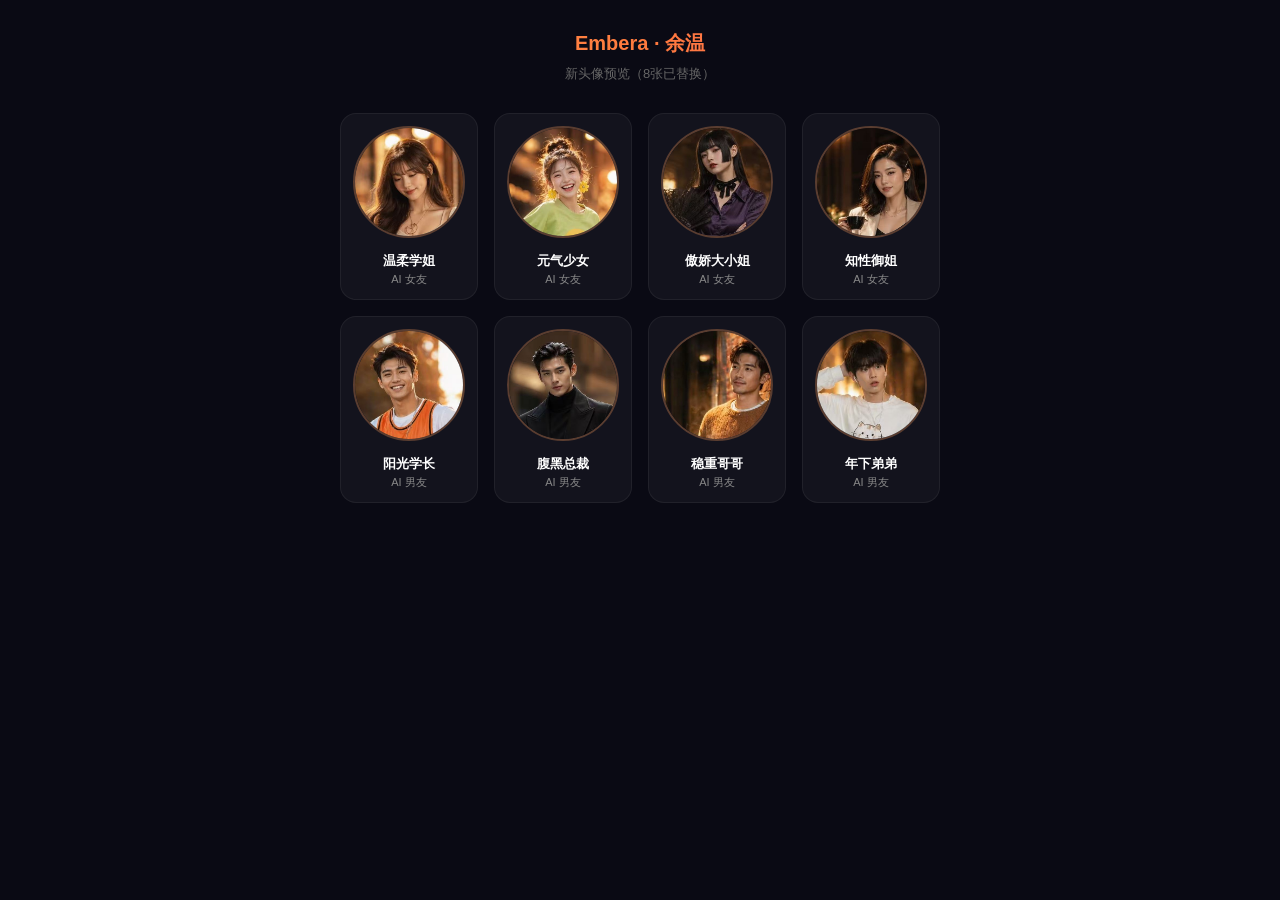
<file: avatars-new.html>
<!DOCTYPE html>
<html lang="zh-CN">
<head>
<meta charset="UTF-8">
<meta name="viewport" content="width=device-width, initial-scale=1.0">
<title>Embera · 新头像预览</title>
<style>
  * { margin:0; padding:0; box-sizing:border-box; }
  body {
    background: #0a0a14;
    font-family: -apple-system, BlinkMacSystemFont, 'PingFang SC', sans-serif;
    padding: 30px 20px;
    color: #fff;
  }
  h1 {
    text-align: center;
    font-size: 20px;
    margin-bottom: 8px;
    background: linear-gradient(90deg, #FFB366, #FF7A3D, #FF5E78);
    -webkit-background-clip: text;
    -webkit-text-fill-color: transparent;
  }
  .subtitle {
    text-align: center;
    color: #666;
    font-size: 13px;
    margin-bottom: 30px;
  }
  .grid {
    display: grid;
    grid-template-columns: repeat(4, 1fr);
    gap: 16px;
    max-width: 600px;
    margin: 0 auto;
  }
  .card {
    background: rgba(255,255,255,0.04);
    border: 1px solid rgba(255,255,255,0.06);
    border-radius: 16px;
    padding: 12px;
    text-align: center;
  }
  .card img {
    width: 100%;
    aspect-ratio: 1;
    object-fit: cover;
    border-radius: 50%;
    border: 2px solid rgba(255,158,94,0.3);
    margin-bottom: 10px;
  }
  .card .name {
    font-size: 13px;
    font-weight: 600;
    color: #fff;
    margin-bottom: 2px;
  }
  .card .role {
    font-size: 11px;
    color: #888;
  }
  @media (max-width: 500px) {
    .grid { grid-template-columns: repeat(2, 1fr); }
  }
</style>
</head>
<body>
<h1>Embera · 余温</h1>
<div class="subtitle">新头像预览（8张已替换）</div>

<div class="grid">
  <div class="card">
    <img src="src/assets/avatars/gf_gentle.jpg">
    <div class="name">温柔学姐</div>
    <div class="role">AI 女友</div>
  </div>
  <div class="card">
    <img src="src/assets/avatars/gf_bubbly.jpg">
    <div class="name">元气少女</div>
    <div class="role">AI 女友</div>
  </div>
  <div class="card">
    <img src="src/assets/avatars/gf_tsundere.jpg">
    <div class="name">傲娇大小姐</div>
    <div class="role">AI 女友</div>
  </div>
  <div class="card">
    <img src="src/assets/avatars/gf_intellectual.jpg">
    <div class="name">知性御姐</div>
    <div class="role">AI 女友</div>
  </div>
  <div class="card">
    <img src="src/assets/avatars/bf_sunny.jpg">
    <div class="name">阳光学长</div>
    <div class="role">AI 男友</div>
  </div>
  <div class="card">
    <img src="src/assets/avatars/bf_cold.jpg">
    <div class="name">腹黑总裁</div>
    <div class="role">AI 男友</div>
  </div>
  <div class="card">
    <img src="src/assets/avatars/bf_steady.jpg">
    <div class="name">稳重哥哥</div>
    <div class="role">AI 男友</div>
  </div>
  <div class="card">
    <img src="src/assets/avatars/bf_young.jpg">
    <div class="name">年下弟弟</div>
    <div class="role">AI 男友</div>
  </div>
</div>

</body>
</html>
</file>
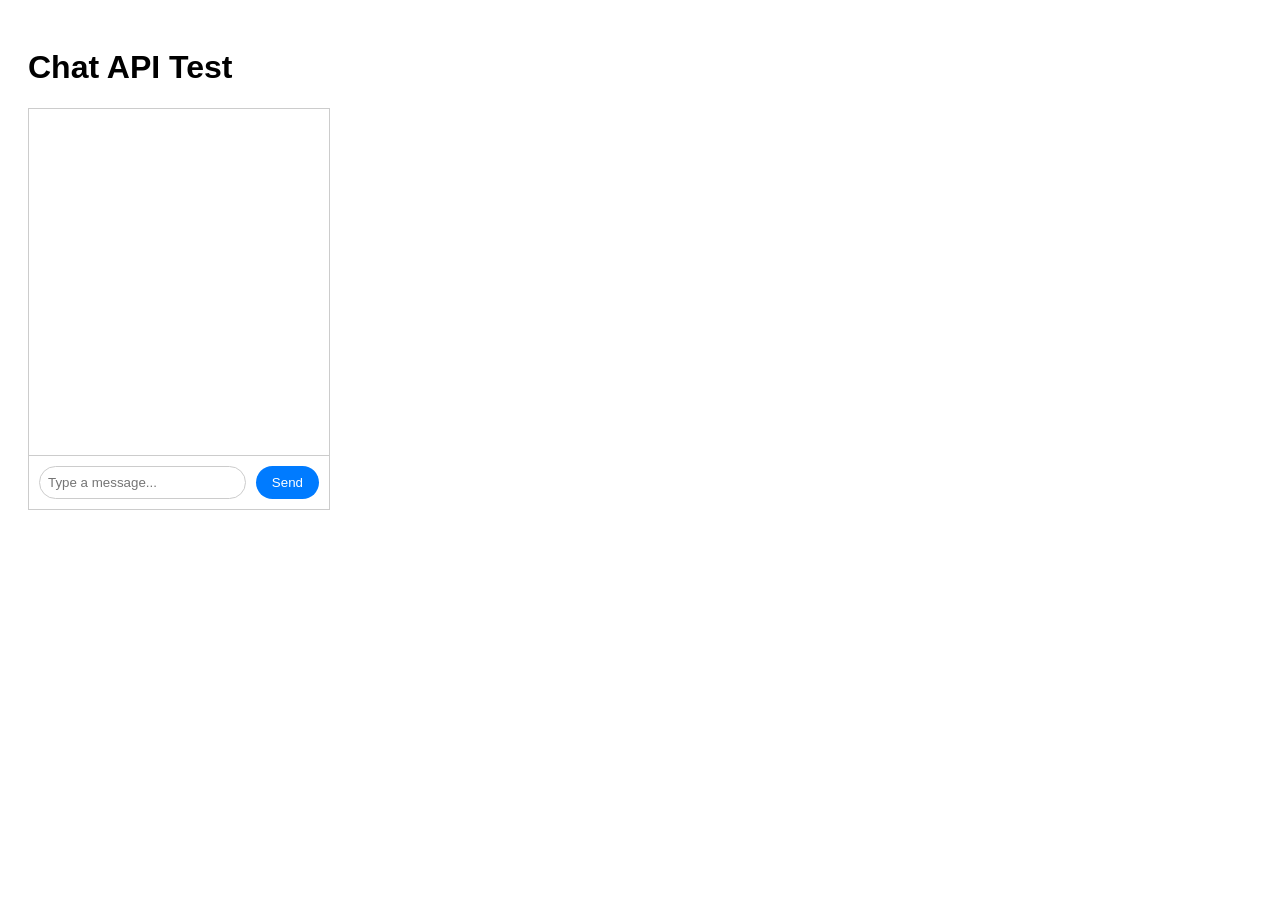
<file: chat-test.html>
<!DOCTYPE html>
<html>
<head>
    <title>Chat Test</title>
    <style>
        body { font-family: Arial; padding: 20px; }
        .chat-container { 
            width: 300px; 
            height: 400px; 
            border: 1px solid #ccc; 
            display: flex; 
            flex-direction: column; 
        }
        .messages { 
            flex: 1; 
            overflow-y: auto; 
            padding: 10px; 
        }
        .message { 
            margin: 5px 0; 
            padding: 8px 12px; 
            border-radius: 15px; 
            max-width: 80%; 
        }
        .user { 
            background: #007bff; 
            color: white; 
            margin-left: auto; 
        }
        .ai { 
            background: #f1f1f1; 
            margin-right: auto; 
        }
        .input-area { 
            display: flex; 
            padding: 10px; 
            border-top: 1px solid #ccc; 
        }
        input { 
            flex: 1; 
            padding: 8px; 
            border: 1px solid #ccc; 
            border-radius: 20px; 
        }
        button { 
            margin-left: 10px; 
            padding: 8px 16px; 
            background: #007bff; 
            color: white; 
            border: none; 
            border-radius: 20px; 
            cursor: pointer; 
        }
    </style>
</head>
<body>
    <h1>Chat API Test</h1>
    <div class="chat-container">
        <div class="messages" id="messages"></div>
        <div class="input-area">
            <input type="text" id="input" placeholder="Type a message...">
            <button onclick="sendMessage()">Send</button>
        </div>
    </div>
    
    <script>
        const messagesDiv = document.getElementById('messages');
        const input = document.getElementById('input');
        let charId = 'char-1';
        
        // Load chat history
        async function loadHistory() {
            try {
                const response = await fetch('http://localhost:8000/api/chat/history/' + charId);
                const data = await response.json();
                messagesDiv.innerHTML = '';
                data.messages.forEach(msg => {
                    addMessage(msg.role, msg.content);
                });
                scrollToBottom();
            } catch (e) {
                console.error('Failed to load history:', e);
            }
        }
        
        // Send message
        async function sendMessage() {
            const message = input.value.trim();
            if (!message) return;
            
            addMessage('user', message);
            input.value = '';
            scrollToBottom();
            
            try {
                const response = await fetch('http://localhost:8000/api/chat/send', {
                    method: 'POST',
                    headers: { 'Content-Type': 'application/json' },
                    body: JSON.stringify({ character_id: charId, message: message })
                });
                const data = await response.json();
                addMessage('ai', data.reply);
                scrollToBottom();
            } catch (e) {
                console.error('Failed to send message:', e);
                addMessage('ai', 'Error: Could not send message');
                scrollToBottom();
            }
        }
        
        // Add message to UI
        function addMessage(role, content) {
            const div = document.createElement('div');
            div.className = 'message ' + role;
            div.textContent = content;
            messagesDiv.appendChild(div);
        }
        
        // Scroll to bottom
        function scrollToBottom() {
            messagesDiv.scrollTop = messagesDiv.scrollHeight;
        }
        
        // Handle Enter key
        input.addEventListener('keypress', (e) => {
            if (e.key === 'Enter') sendMessage();
        });
        
        // Load history on page load
        loadHistory();
    </script>
</body>
</html>
</file>
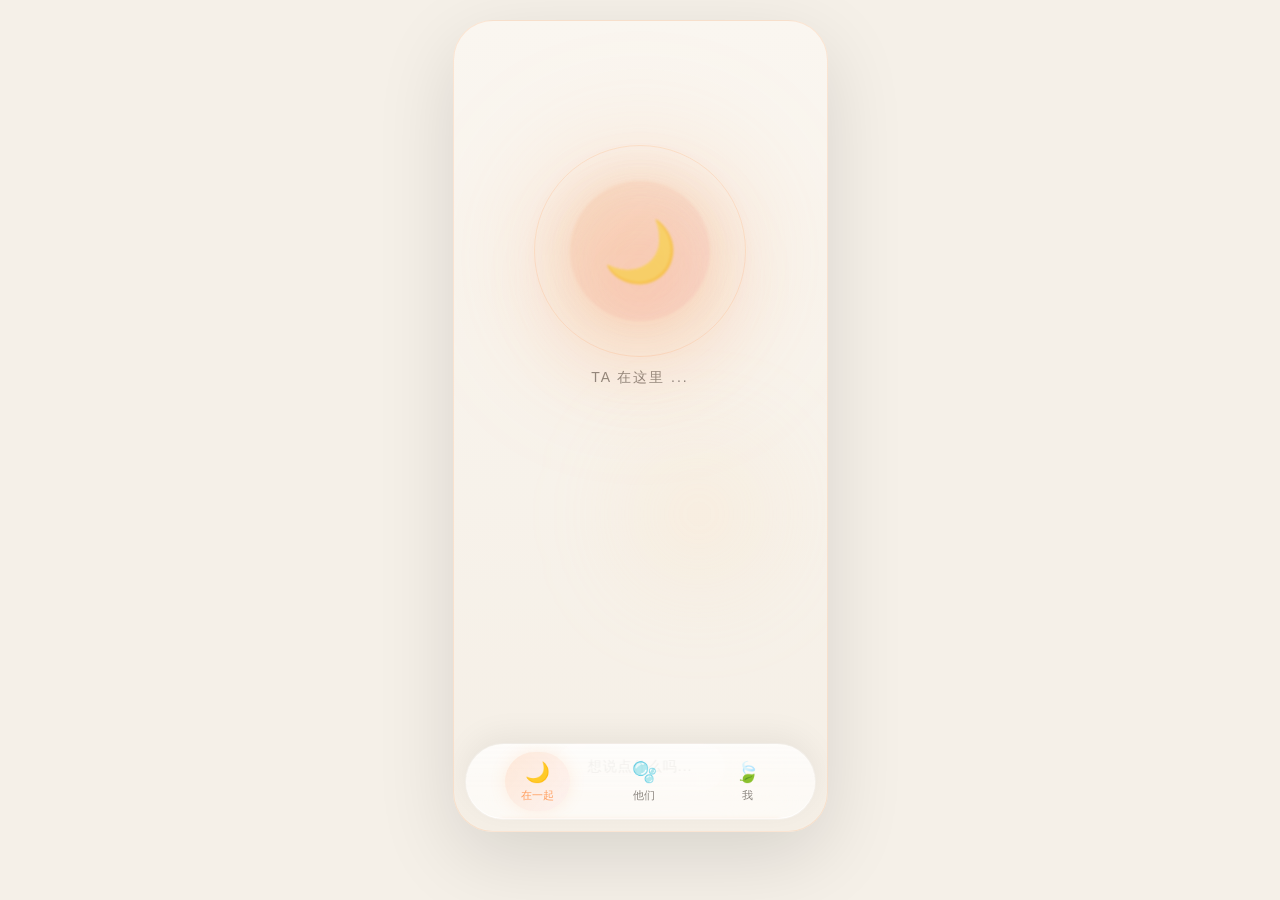
<file: preview-healing.html>
<!DOCTYPE html>
<html lang="zh-CN">
<head>
<meta charset="UTF-8">
<meta name="viewport" content="width=device-width, initial-scale=1.0">
<title>Embera · 余温 — 治愈版预览</title>
<style>
* { margin: 0; padding: 0; box-sizing: border-box; }
body {
  font-family: -apple-system, BlinkMacSystemFont, 'Segoe UI', Roboto, sans-serif;
  background: #f5f0e8;
  color: #2a2520;
  overflow: hidden;
}
.phone {
  width: 375px;
  height: 812px;
  margin: 20px auto;
  background: linear-gradient(180deg, #faf6f0 0%, #f5efe6 100%);
  border-radius: 40px;
  overflow: hidden;
  position: relative;
  box-shadow: 0 25px 80px rgba(0,0,0,0.12);
  border: 1px solid rgba(255,158,94,0.2);
}

/* ─── Tab切换 ─── */
/* 演示用顶部切换已移除，只保留下方TabBar */
.hidden { display: none !important; }

/* ─── 页面容器 ─── */
.page {
  display: none;
  width: 100%;
  height: 100%;
  position: relative;
}
.page.active { display: block; }

/* ═══ 在一起 ═══ */
.together-bg {
  position: absolute;
  inset: 0;
  overflow: hidden;
}
.tg-1 {
  position: absolute;
  width: 280px; height: 280px;
  border-radius: 50%;
  background: radial-gradient(circle, rgba(255,158,94,0.35) 0%, transparent 70%);
  top: 12%; left: 50%;
  transform: translateX(-50%);
  filter: blur(60px);
  animation: float1 12s ease-in-out infinite;
}
.tg-2 {
  position: absolute;
  width: 180px; height: 180px;
  border-radius: 50%;
  background: radial-gradient(circle, rgba(255,217,168,0.35) 0%, transparent 70%);
  bottom: 28%; right: 10%;
  filter: blur(50px);
  animation: float2 15s ease-in-out infinite;
}
@keyframes float1 {
  0%, 100% { transform: translateX(-50%) translateY(0) scale(1); opacity: 0.3; }
  50% { transform: translateX(-50%) translateY(-20px) scale(1.08); opacity: 0.5; }
}
@keyframes float2 {
  0%, 100% { transform: translateY(0) scale(1); opacity: 0.25; }
  50% { transform: translateY(-15px) scale(1.1); opacity: 0.4; }
}

.together-glow {
  position: absolute;
  top: 32%; left: 50%;
  transform: translate(-50%, -50%);
  width: 260px; height: 260px;
  border-radius: 50%;
  background: radial-gradient(circle, rgba(255,158,94,0.2) 0%, transparent 70%);
  filter: blur(20px);
  animation: breathe 4s ease-in-out infinite;
}
@keyframes breathe {
  0%, 100% { transform: translate(-50%, -50%) scale(1); opacity: 0.6; }
  50% { transform: translate(-50%, -50%) scale(1.12); opacity: 1; }
}

.together-body {
  height: 100%;
  display: flex;
  flex-direction: column;
  align-items: center;
  padding-top: 80px;
}

.together-presence {
  position: relative;
  width: 180px; height: 180px;
  display: flex;
  align-items: center;
  justify-content: center;
  margin-top: 60px;
}
.together-presence-halo {
  position: absolute;
  inset: -16px;
  border-radius: 50%;
  border: 1px solid rgba(255,158,94,0.2);
  animation: haloPulse 3s ease-in-out infinite;
}
@keyframes haloPulse {
  0%, 100% { transform: scale(1); opacity: 0.3; }
  50% { transform: scale(1.05); opacity: 0.6; }
}
.together-presence-avatar {
  width: 140px; height: 140px;
  border-radius: 50%;
  background: linear-gradient(135deg, rgba(255,158,94,0.3), rgba(255,94,120,0.2));
  box-shadow: 0 0 50px rgba(255,158,94,0.25), inset 0 0 30px rgba(255,217,168,0.15);
  animation: avatarBreath 4s ease-in-out infinite;
  display: flex;
  align-items: center;
  justify-content: center;
  font-size: 60px;
  filter: blur(1px) saturate(0.85);
  opacity: 0.7;
}
@keyframes avatarBreath {
  0%, 100% { transform: scale(1); }
  50% { transform: scale(1.03); }
}

.together-state {
  margin-top: 28px;
  text-align: center;
  color: #8a847e;
  font-size: 14px;
  font-weight: 300;
  letter-spacing: 2px;
  animation: stateFade 6s ease-in-out infinite;
}
@keyframes stateFade {
  0%, 100% { opacity: 0.5; }
  50% { opacity: 0.85; }
}

.together-input-hint {
  position: absolute;
  bottom: 40px;
  left: 50%;
  transform: translateX(-50%);
  padding: 14px 32px;
  border-radius: 28px;
  background: rgba(255,255,255,0.5);
  border: 1px solid rgba(255,158,94,0.08);
  color: #8a847e;
  font-size: 14px;
  font-weight: 300;
  letter-spacing: 1px;
  backdrop-filter: blur(12px);
}

/* ═══ 他们 ═══ */
.they-page {
  padding: 60px 20px 80px;
}
.they-header {
  text-align: center;
  margin-bottom: 24px;
}
.they-title {
  font-size: 22px;
  font-weight: 300;
  color: #2a2520;
  letter-spacing: 4px;
}
.they-subtitle {
  font-size: 13px;
  color: #8a847e;
  margin-top: 6px;
  font-weight: 300;
  letter-spacing: 1px;
}
.they-float-area {
  position: relative;
  height: 500px;
}
.memory-fragment {
  position: absolute;
  width: 150px;
  padding: 16px 14px;
  border-radius: 18px;
  background: rgba(255,255,255,0.45);
  border: 1px solid rgba(255,158,94,0.06);
  backdrop-filter: blur(16px);
  animation: fragmentFloat 8s ease-in-out infinite;
  cursor: pointer;
}
.memory-fragment:nth-child(1) { top: 20px; left: 20px; animation-delay: 0s; }
.memory-fragment:nth-child(2) { top: 60px; left: 190px; animation-delay: -2s; }
.memory-fragment:nth-child(3) { top: 180px; left: 40px; animation-delay: -4s; }
.memory-fragment:nth-child(4) { top: 220px; left: 200px; animation-delay: -1s; }
.memory-fragment:nth-child(5) { top: 340px; left: 80px; animation-delay: -3s; }

@keyframes fragmentFloat {
  0%, 100% { transform: translateY(0) rotate(0deg); }
  33% { transform: translateY(-6px) rotate(0.5deg); }
  66% { transform: translateY(-3px) rotate(-0.3deg); }
}
.memory-fragment-glow {
  position: absolute;
  top: -8px; left: 50%;
  transform: translateX(-50%);
  width: 50px; height: 50px;
  border-radius: 50%;
  background: radial-gradient(circle, rgba(255,158,94,0.2) 0%, transparent 70%);
  filter: blur(8px);
}
.memory-fragment-name {
  font-size: 14px;
  font-weight: 500;
  color: #2a2520;
  margin-bottom: 4px;
}
.memory-fragment-line {
  font-size: 11px;
  color: #8a847e;
  font-weight: 300;
  line-height: 1.4;
}
.they-add-btn {
  position: absolute;
  bottom: 40px;
  right: 20px;
  width: 44px; height: 44px;
  border-radius: 50%;
  background: rgba(255,158,94,0.1);
  border: 1px solid rgba(255,158,94,0.25);
  color: #FF9E5E;
  font-size: 20px;
  display: flex;
  align-items: center;
  justify-content: center;
  cursor: pointer;
  backdrop-filter: blur(12px);
}

/* ═══ 我 ═══ */
.me-page {
  padding: 60px 24px 80px;
}
.me-header {
  text-align: center;
  margin-bottom: 32px;
}
.me-avatar {
  width: 72px; height: 72px;
  border-radius: 50%;
  background: linear-gradient(135deg, rgba(255,158,94,0.2), rgba(255,94,120,0.15));
  display: inline-flex;
  align-items: center;
  justify-content: center;
  font-size: 28px;
  margin-bottom: 14px;
  box-shadow: 0 4px 24px rgba(255,158,94,0.25);
}
.me-name {
  font-size: 18px;
  font-weight: 500;
  color: #2a2520;
}
.me-status {
  margin-top: 6px;
  font-size: 13px;
  color: #8a847e;
  font-weight: 300;
  font-style: italic;
}
.me-mood-title {
  font-size: 12px;
  color: #8a847e;
  letter-spacing: 2px;
  margin-bottom: 16px;
  text-transform: uppercase;
}
.me-mood-options {
  display: grid;
  grid-template-columns: 1fr 1fr;
  gap: 10px;
}
.me-mood-opt {
  padding: 16px 14px;
  border-radius: 16px;
  background: rgba(255,255,255,0.4);
  border: 1px solid rgba(255,158,94,0.06);
  text-align: center;
  cursor: pointer;
  transition: all 0.3s;
}
.me-mood-opt.active {
  background: rgba(255,158,94,0.08);
  border-color: rgba(255,158,94,0.2);
}
.me-mood-opt-icon {
  font-size: 22px;
  margin-bottom: 6px;
  display: block;
}
.me-mood-opt-label {
  font-size: 13px;
  color: #9a948c;
}
.me-setting-item {
  display: flex;
  align-items: center;
  justify-content: space-between;
  padding: 14px 0;
  border-bottom: 1px solid rgba(255,158,94,0.05);
  color: #9a948c;
  font-size: 14px;
}
.me-setting-arrow {
  color: #b5afa6;
  font-size: 12px;
}

/* ═══ 人物空间 ═══ */
.space-page {
  height: 100%;
  position: relative;
}
.space-bg {
  position: absolute;
  inset: 0;
  background: linear-gradient(180deg, #faf8f4 0%, #f5f0e8 50%, #f0eadd 100%);
  transition: background 1.5s ease;
}
.space-bg.theme-sky {
  background: linear-gradient(180deg, #e8f0f8 0%, #d8e4f0 50%, #c8d8e8 100%);
}
.space-bg.theme-memorial {
  background: linear-gradient(180deg, #f0eeea 0%, #e8e4de 50%, #e0dcd6 100%);
}

.space-topbar {
  position: absolute;
  top: 0;
  left: 0; right: 0;
  z-index: 10;
  display: flex;
  align-items: center;
  justify-content: space-between;
  padding: 48px 20px 12px;
  background: linear-gradient(to bottom, rgba(255,255,255,0.5) 0%, transparent 100%);
}
.space-back {
  width: 36px; height: 36px;
  border-radius: 50%;
  background: rgba(255,255,255,0.55);
  border: 1px solid rgba(255,158,94,0.08);
  color: #9a948c;
  font-size: 16px;
  display: flex;
  align-items: center;
  justify-content: center;
  cursor: pointer;
}
.space-name {
  font-size: 16px;
  font-weight: 500;
  color: #2a2520;
  letter-spacing: 1px;
}
.space-tag {
  font-size: 11px;
  color: #8a847e;
  padding: 3px 10px;
  border-radius: 10px;
  background: rgba(255,255,255,0.5);
  border: 1px solid rgba(255,158,94,0.06);
}

.space-body {
  height: 100%;
  display: flex;
  flex-direction: column;
  align-items: center;
  justify-content: center;
  padding: 80px 20px 140px;
  position: relative;
  z-index: 2;
}

.space-presence {
  position: relative;
  width: 160px; height: 160px;
  display: flex;
  align-items: center;
  justify-content: center;
}
.space-avatar {
  width: 120px; height: 120px;
  border-radius: 50%;
  background: linear-gradient(135deg, rgba(255,158,94,0.3), rgba(255,94,120,0.2));
  box-shadow: 0 0 40px rgba(255,158,94,0.25);
  animation: spaceAvatarBreath 5s ease-in-out infinite;
}
@keyframes spaceAvatarBreath {
  0%, 100% { transform: scale(1); }
  50% { transform: scale(1.02); }
}
.space-presence-halo {
  position: absolute;
  inset: -12px;
  border-radius: 50%;
  border: 1px solid rgba(255,158,94,0.1);
  animation: spaceHaloPulse 4s ease-in-out infinite;
}
@keyframes spaceHaloPulse {
  0%, 100% { transform: scale(1); opacity: 0.2; }
  50% { transform: scale(1.04); opacity: 0.5; }
}

.space-whisper {
  margin-top: 24px;
  text-align: center;
  color: #8a847e;
  font-size: 14px;
  font-weight: 300;
  font-style: italic;
  letter-spacing: 1px;
  max-width: 260px;
  line-height: 1.5;
}
.space-status {
  margin-top: 10px;
  font-size: 12px;
  color: #b5afa6;
  letter-spacing: 1px;
}

.space-actions {
  position: absolute;
  bottom: 32px;
  left: 50%;
  transform: translateX(-50%);
  display: flex;
  gap: 12px;
  z-index: 10;
}
.space-action-btn {
  display: flex;
  flex-direction: column;
  align-items: center;
  gap: 6px;
  padding: 14px 20px;
  border-radius: 20px;
  background: rgba(255,255,255,0.5);
  border: 1px solid rgba(255,158,94,0.08);
  color: #9a948c;
  font-size: 12px;
  cursor: pointer;
  backdrop-filter: blur(16px);
  transition: all 0.4s;
  min-width: 80px;
  border: none;
}
.space-action-btn:hover {
  background: rgba(255,158,94,0.08);
  transform: translateY(-2px);
}
.space-action-btn.primary {
  background: rgba(255,158,94,0.25);
  border: 1px solid rgba(255,158,94,0.3);
}
.sab-icon { font-size: 22px; }
.sab-label { font-weight: 400; letter-spacing: 0.5px; }

/* 纪念模式 */
.light-candle-btn {
  position: absolute;
  bottom: 110px;
  left: 50%;
  transform: translateX(-50%);
  display: flex;
  align-items: center;
  gap: 8px;
  padding: 10px 20px;
  border-radius: 24px;
  background: rgba(255,217,168,0.06);
  border: 1px solid rgba(255,217,168,0.12);
  color: #FFD9A8;
  font-size: 13px;
  cursor: pointer;
  backdrop-filter: blur(12px);
  z-index: 10;
}

.memorial-candle {
  position: absolute;
  bottom: -15px;
  left: 50%;
  transform: translateX(-50%);
  width: 20px; height: 30px;
}
.candle-flame {
  width: 10px; height: 14px;
  border-radius: 50% 50% 50% 50% / 60% 60% 40% 40%;
  background: linear-gradient(to top, #FF9E5E, #FFD9A8, #fff);
  margin: 0 auto;
  animation: flameFlicker 2s ease-in-out infinite;
}
@keyframes flameFlicker {
  0%, 100% { transform: scaleY(1) scaleX(1); opacity: 0.9; }
  25% { transform: scaleY(1.1) scaleX(0.95); opacity: 1; }
  50% { transform: scaleY(0.95) scaleX(1.05); opacity: 0.85; }
  75% { transform: scaleY(1.05) scaleX(0.98); opacity: 0.95; }
}
.candle-glow {
  position: absolute;
  top: -20px; left: 50%;
  transform: translateX(-50%);
  width: 50px; height: 50px;
  border-radius: 50%;
  background: radial-gradient(circle, rgba(255,158,94,0.3) 0%, transparent 70%);
  filter: blur(8px);
  animation: glowPulse 3s ease-in-out infinite;
}
@keyframes glowPulse {
  0%, 100% { opacity: 0.4; transform: translateX(-50%) scale(1); }
  50% { opacity: 0.7; transform: translateX(-50%) scale(1.2); }
}

.candle-overlay {
  position: absolute;
  inset: 0;
  z-index: 5;
  display: flex;
  flex-direction: column;
  align-items: center;
  justify-content: center;
  pointer-events: none;
  animation: overlayIn 2s ease-out forwards;
}
@keyframes overlayIn {
  from { opacity: 0; }
  to { opacity: 1; }
}
.candle-light-glow {
  position: absolute;
  top: 40%; left: 50%;
  transform: translate(-50%, -50%);
  width: 300px; height: 300px;
  border-radius: 50%;
  background: radial-gradient(circle, rgba(255,217,168,0.35) 0%, rgba(255,158,94,0.08) 40%, transparent 70%);
  filter: blur(40px);
  animation: glowExpand 3s ease-out forwards;
}
@keyframes glowExpand {
  from { transform: translate(-50%, -50%) scale(0.5); opacity: 0; }
  to { transform: translate(-50%, -50%) scale(1.5); opacity: 1; }
}
.candle-light-message {
  position: relative;
  z-index: 6;
  font-size: 18px;
  color: #FFD9A8;
  font-weight: 300;
  letter-spacing: 4px;
  opacity: 0;
  animation: messageIn 2s ease-out 1s forwards;
}
@keyframes messageIn {
  from { opacity: 0; transform: translateY(10px); }
  to { opacity: 0.9; transform: translateY(0); }
}

.hidden { display: none !important; }

/* TabBar — Liquid Glass */
.tabbar {
  position: absolute;
  bottom: 12px;
  left: 12px; right: 12px;
  height: auto;
  display: flex;
  justify-content: space-around;
  align-items: center;
  padding: 8px 16px;
  padding-bottom: max(8px, env(safe-area-inset-bottom));
  background: rgba(255, 255, 255, 0.65);
  backdrop-filter: blur(40px) saturate(200%);
  -webkit-backdrop-filter: blur(40px) saturate(200%);
  border-radius: 999px;
  border: none;
  box-shadow:
    0 -1px 0 rgba(255, 255, 255, 0.8) inset,
    0 -8px 32px rgba(0, 0, 0, 0.06),
    0 0 0 1px rgba(255, 255, 255, 0.35);
  overflow: hidden;
}
.tabbar::before {
  content: '';
  position: absolute;
  inset: 0;
  border-radius: inherit;
  background: linear-gradient(180deg, rgba(255,255,255,0.5) 0%, rgba(255,255,255,0.1) 40%, transparent 100%);
  pointer-events: none;
  mix-blend-mode: overlay;
}
.tabbar::after {
  content: '';
  position: absolute;
  bottom: -1px;
  left: 10%;
  right: 10%;
  height: 1px;
  background: rgba(255, 158, 94, 0.3);
  filter: blur(2px);
  pointer-events: none;
}
.tabbar-item {
  display: flex;
  flex-direction: column;
  align-items: center;
  gap: 4px;
  background: transparent;
  border: none;
  color: #8a847e;
  font-size: 11px;
  cursor: pointer;
  transition: color 0.3s;
  padding: 8px 16px;
  border-radius: 999px;
  position: relative;
  z-index: 1;
}
.tabbar-item.active {
  color: #FF9E5E;
  background: linear-gradient(135deg, rgba(255,158,94,0.2), rgba(255,94,120,0.05));
  box-shadow: 0 0 16px rgba(255,158,94,0.15);
}
.tabbar-item .icon {
  font-size: 20px;
}
</style>
</head>
<body>

<div class="phone">

  <!-- ═══ 在一起 ═══ -->
  <div class="page active" id="page-together">
    <div class="together-bg">
      <div class="tg-1"></div>
      <div class="tg-2"></div>
    </div>
    <div class="together-glow"></div>
    <div class="together-body">
      <div class="together-presence">
        <div class="together-presence-halo"></div>
        <div class="together-presence-avatar">🌙</div>
      </div>
      <div class="together-state">TA 在这里 ...</div>
    </div>
    <div class="together-input-hint">想说点什么吗...</div>

    <nav class="tabbar">
      <button class="tabbar-item active"><span class="icon">🌙</span><span>在一起</span></button>
      <button class="tabbar-item"><span class="icon">🫧</span><span>他们</span></button>
      <button class="tabbar-item"><span class="icon">🍃</span><span>我</span></button>
    </nav>
  </div>

  <!-- ═══ 他们 ═══ -->
  <div class="page" id="page-they">
    <div class="they-page">
      <div class="they-header">
        <div class="they-title">他们</div>
        <div class="they-subtitle">你心里的那些人</div>
      </div>
      <div class="they-float-area">
        <div class="memory-fragment" onclick="switchTab('space')">
          <div class="memory-fragment-glow"></div>
          <div class="memory-fragment-name">林婉儿</div>
          <div class="memory-fragment-line">她总是笑着</div>
        </div>
        <div class="memory-fragment">
          <div class="memory-fragment-glow"></div>
          <div class="memory-fragment-name">橘子</div>
          <div class="memory-fragment-line">一只橘猫</div>
        </div>
        <div class="memory-fragment" onclick="switchTab('memorial')">
          <div class="memory-fragment-glow"></div>
          <div class="memory-fragment-name">爸爸</div>
          <div class="memory-fragment-line">怀念那个人</div>
        </div>
        <div class="memory-fragment">
          <div class="memory-fragment-glow"></div>
          <div class="memory-fragment-name">陈默</div>
          <div class="memory-fragment-line">话不多但可靠</div>
        </div>
        <div class="memory-fragment">
          <div class="memory-fragment-glow"></div>
          <div class="memory-fragment-name">小雪</div>
          <div class="memory-fragment-line">活泼的萨摩耶</div>
        </div>
      </div>
    </div>
    <div class="they-add-btn">＋</div>

    <nav class="tabbar">
      <button class="tabbar-item"><span class="icon">🌙</span><span>在一起</span></button>
      <button class="tabbar-item active"><span class="icon">🫧</span><span>他们</span></button>
      <button class="tabbar-item"><span class="icon">🍃</span><span>我</span></button>
    </nav>
  </div>

  <!-- ═══ 我 ═══ -->
  <div class="page" id="page-me">
    <div class="me-page">
      <div class="me-header">
        <div class="me-avatar">🍃</div>
        <div class="me-name">测试用户</div>
        <div class="me-status">"今天有点累"</div>
      </div>

      <div class="me-mood-title">你希望被怎样陪伴？</div>
      <div class="me-mood-options">
        <div class="me-mood-opt">
          <span class="me-mood-opt-icon">💬</span>
          <span class="me-mood-opt-label">多说一点</span>
        </div>
        <div class="me-mood-opt">
          <span class="me-mood-opt-icon">🌙</span>
          <span class="me-mood-opt-label">安静一点</span>
        </div>
        <div class="me-mood-opt active">
          <span class="me-mood-opt-icon">☁️</span>
          <span class="me-mood-opt-label">刚刚好</span>
        </div>
        <div class="me-mood-opt">
          <span class="me-mood-opt-icon">🍂</span>
          <span class="me-mood-opt-label">不打扰</span>
        </div>
      </div>

      <div style="margin-top: 32px;">
        <div class="me-setting-item">
          <span>性别设置</span>
          <span class="me-setting-arrow">→</span>
        </div>
        <div class="me-setting-item">
          <span>API 地址</span>
          <span class="me-setting-arrow">→</span>
        </div>
        <div class="me-setting-item">
          <span>关于 Embera</span>
          <span class="me-setting-arrow">→</span>
        </div>
      </div>
    </div>

    <nav class="tabbar">
      <button class="tabbar-item"><span class="icon">🌙</span><span>在一起</span></button>
      <button class="tabbar-item"><span class="icon">🫧</span><span>他们</span></button>
      <button class="tabbar-item active"><span class="icon">🍃</span><span>我</span></button>
    </nav>
  </div>

  <!-- ═══ 人物空间 ═══ -->
  <div class="page" id="page-space">
    <div class="space-page">
      <div class="space-bg theme-sky"></div>
      <div class="space-topbar">
        <button class="space-back" onclick="switchTab('they')">←</button>
        <span class="space-name">林婉儿</span>
        <span class="space-tag">恋人</span>
      </div>
      <div class="space-body">
        <div class="space-presence">
          <div class="space-avatar"></div>
          <div class="space-presence-halo"></div>
        </div>
        <div class="space-whisper">"有些人，留在心里就很好"</div>
        <div class="space-status">● 在这里</div>
      </div>
      <div class="space-actions">
        <button class="space-action-btn primary">
          <span class="sab-icon">💬</span>
          <span class="sab-label">说说话</span>
        </button>
        <button class="space-action-btn">
          <span class="sab-icon">🎞️</span>
          <span class="sab-label">看回忆</span>
        </button>
        <button class="space-action-btn">
          <span class="sab-icon">🍃</span>
          <span class="sab-label">安静待着</span>
        </button>
      </div>
    </div>
  </div>

  <!-- ═══ 纪念模式 ═══ -->
  <div class="page" id="page-memorial">
    <div class="space-page">
      <div class="space-bg theme-memorial"></div>
      <div class="space-topbar">
        <button class="space-back" onclick="switchTab('they')">←</button>
        <span class="space-name">爸爸</span>
        <span class="space-tag">纪念</span>
      </div>
      <div class="space-body">
        <div class="space-presence">
          <div class="space-avatar" style="filter:blur(2px) saturate(0.6); opacity:0.5;"></div>
          <div class="space-presence-halo"></div>
          <div class="memorial-candle">
            <div class="candle-flame"></div>
            <div class="candle-glow"></div>
          </div>
        </div>
        <div class="space-whisper">"光会记得那些温柔"</div>
      </div>
      <button class="light-candle-btn" onclick="lightCandleDemo()">
        <span class="lc-icon">🕯️</span>
        <span class="lc-label">点一盏灯</span>
      </button>
      <div class="candle-overlay hidden" id="candle-overlay-demo">
        <div class="candle-light-glow"></div>
        <div class="candle-light-message">光会记得</div>
      </div>
      <div class="space-actions">
        <button class="space-action-btn primary">
          <span class="sab-icon">💬</span>
          <span class="sab-label">说说话</span>
        </button>
        <button class="space-action-btn">
          <span class="sab-icon">🎞️</span>
          <span class="sab-label">看回忆</span>
        </button>
        <button class="space-action-btn">
          <span class="sab-icon">🍃</span>
          <span class="sab-label">安静待着</span>
        </button>
      </div>
    </div>
  </div>
</div>

<script>
function switchTab(tab) {
  document.querySelectorAll('.page').forEach(p => p.classList.remove('active'));
  document.getElementById('page-' + tab).classList.add('active');
  document.querySelectorAll('.tab-nav button').forEach(b => b.classList.remove('active'));
  document.getElementById('nav-' + tab).classList.add('active');
}

function lightCandleDemo() {
  document.querySelector('.light-candle-btn').classList.add('hidden');
  document.getElementById('candle-overlay-demo').classList.remove('hidden');
}
</script>

</body>
</html>
</file>
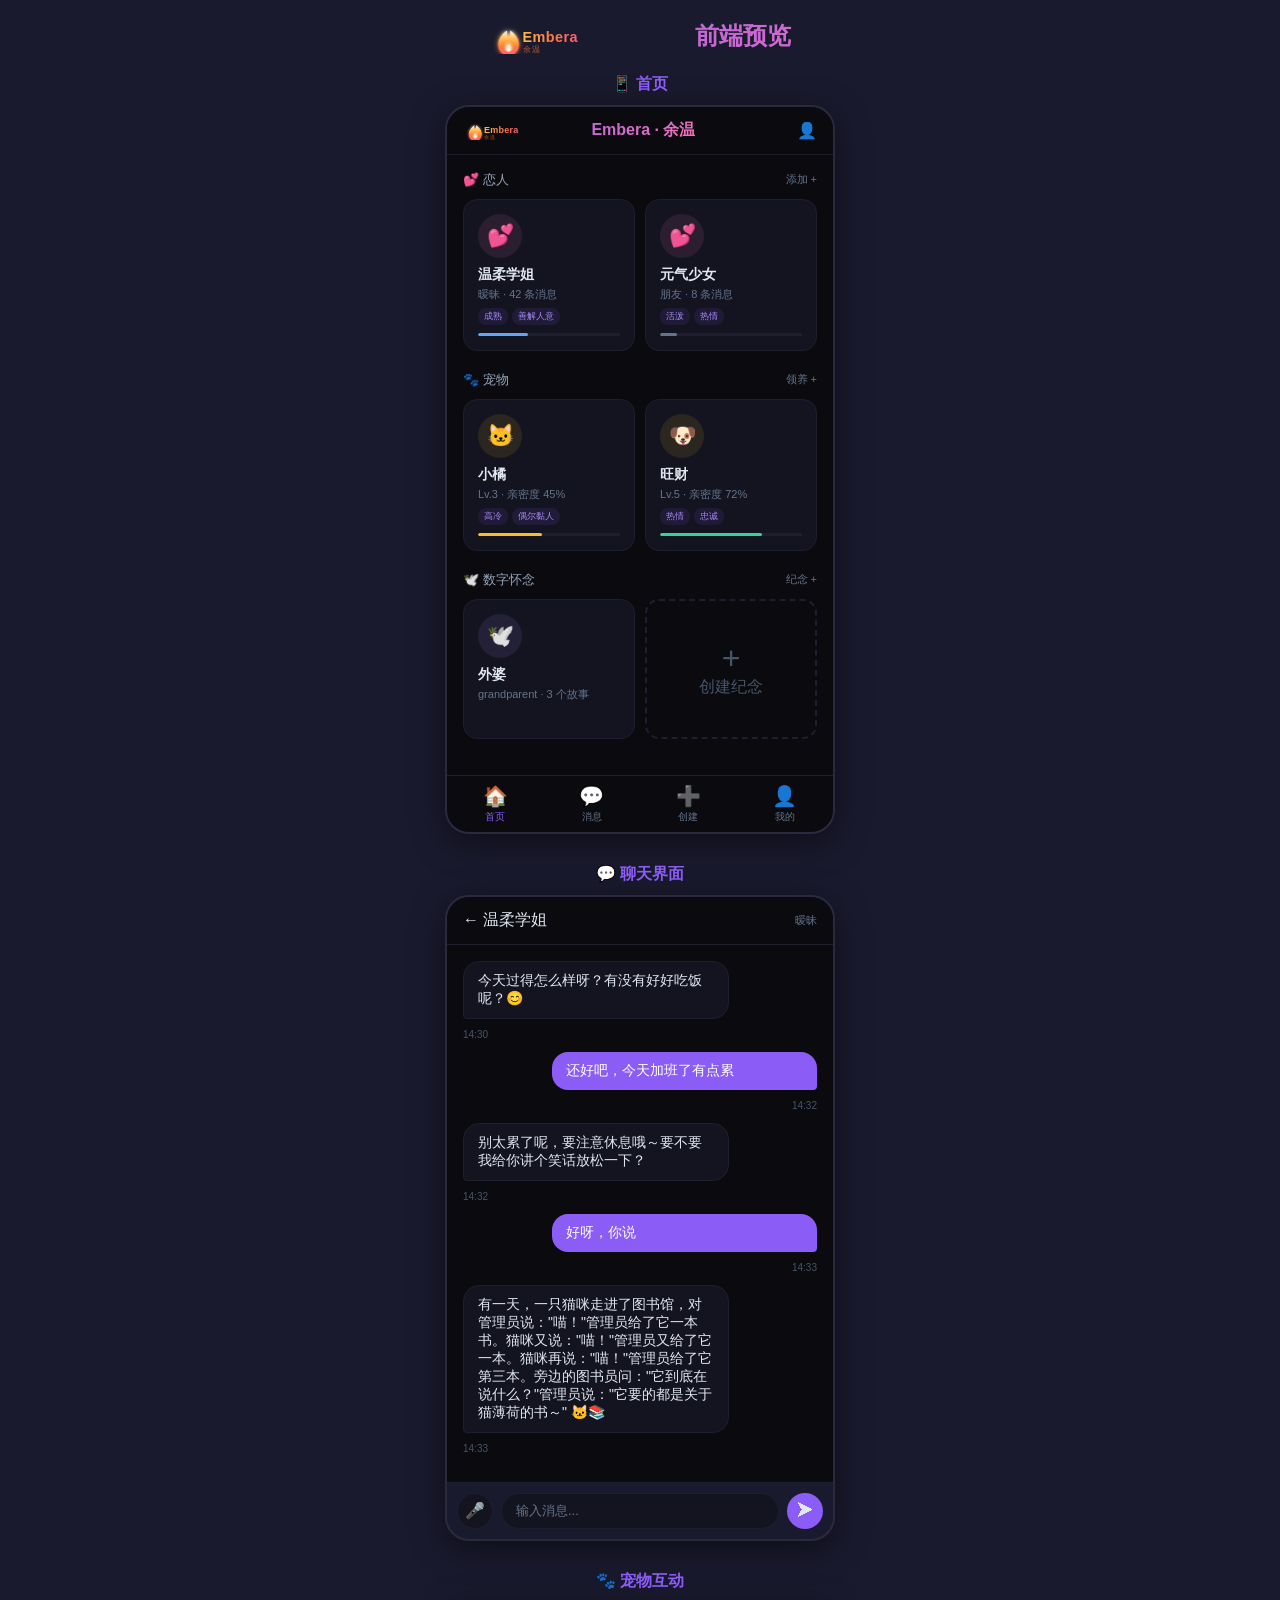
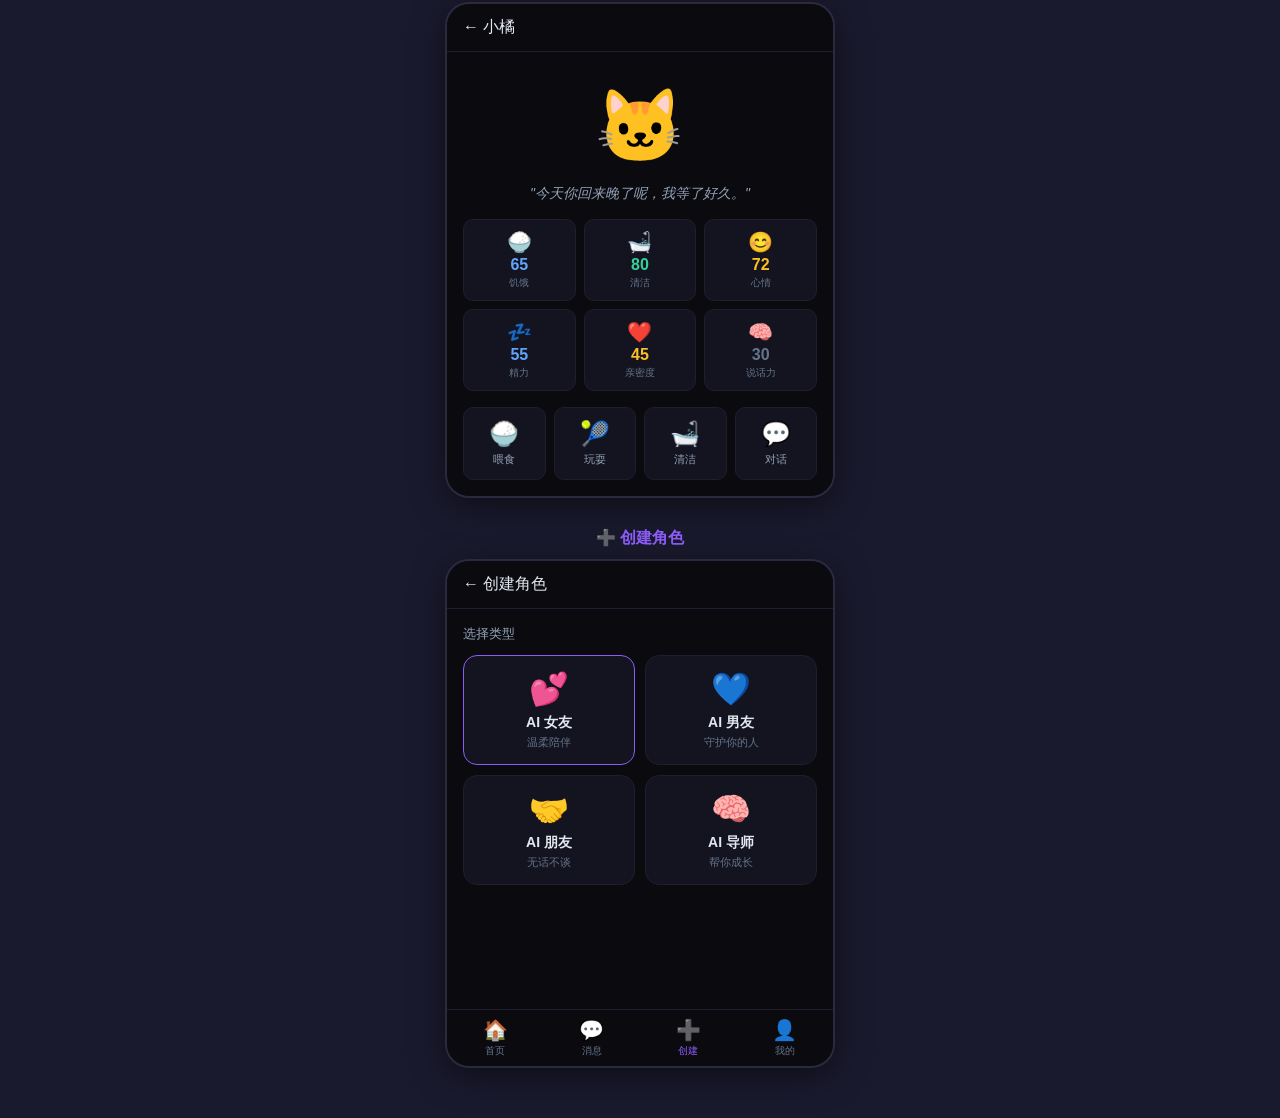
<file: preview.html>
<!DOCTYPE html>
<html lang="zh-CN">
<head>
<meta charset="UTF-8">
<title>Embera · 余温 前端预览</title>
<style>
* { margin:0; padding:0; box-sizing:border-box; }
body { background:#1a1a2e; color:#e2e8f0; font-family:sans-serif; padding:20px; }
h1 { text-align:center; font-size:24px; margin-bottom:20px; background:linear-gradient(135deg,#8b5cf6,#f472b6); -webkit-background-clip:text; -webkit-text-fill-color:transparent; }
h2 { font-size:16px; color:#8b5cf6; margin:20px 0 10px; text-align:center; }
.phone { max-width:390px; margin:0 auto 30px; border-radius:24px; overflow:hidden; border:2px solid #2a2a3e; box-shadow:0 8px 32px rgba(0,0,0,0.5); }
.phone-header { height:48px; background:#0a0a0f; display:flex; align-items:center; justify-content:space-between; padding:0 16px; border-bottom:1px solid #1e1e2e; }
.phone-title { font-size:16px; font-weight:600; }
.phone-title.gradient { background:linear-gradient(135deg,#8b5cf6,#f472b6); -webkit-background-clip:text; -webkit-text-fill-color:transparent; }
.phone-body { background:#0a0a0f; padding:16px; min-height:400px; }
.phone-tabbar { display:flex; border-top:1px solid #1e1e2e; background:#0a0a0f; padding:8px 0; }
.phone-tab { flex:1; text-align:center; font-size:10px; color:#64748b; }
.phone-tab.active { color:#8b5cf6; }
.phone-tab .icon { font-size:20px; display:block; margin-bottom:2px; }
.card-grid { display:grid; grid-template-columns:1fr 1fr; gap:10px; margin-bottom:20px; }
.card { background:#141420; border-radius:14px; padding:14px; border:1px solid #1e1e2e; }
.card-avatar { width:44px; height:44px; border-radius:50%; display:flex; align-items:center; justify-content:center; font-size:22px; margin-bottom:8px; }
.card-name { font-size:14px; font-weight:600; margin-bottom:3px; }
.card-desc { font-size:11px; color:#64748b; }
.card-tags { display:flex; gap:4px; margin-top:6px; }
.card-tag { font-size:9px; padding:2px 6px; border-radius:8px; background:rgba(139,92,246,0.1); color:#a78bfa; }
.card-progress { height:3px; background:#1e1e2e; border-radius:2px; margin-top:8px; overflow:hidden; }
.card-progress-fill { height:100%; border-radius:2px; }
.card-add { border:2px dashed #1e1e2e; display:flex; flex-direction:column; align-items:center; justify-content:center; min-height:140px; color:#475569; background:transparent; }
.card-add .plus { font-size:32px; font-weight:300; }
.section-header { display:flex; justify-content:space-between; align-items:center; margin-bottom:10px; }
.section-title { font-size:13px; color:#94a3b8; }
.section-more { font-size:11px; color:#64748b; }
.chat-bubble-ai { background:#141420; border:1px solid #1e1e2e; padding:10px 14px; border-radius:16px 16px 16px 4px; max-width:75%; margin-bottom:10px; font-size:14px; }
.chat-bubble-user { background:#8b5cf6; color:white; padding:10px 14px; border-radius:16px 16px 4px 16px; max-width:75%; margin-left:auto; margin-bottom:10px; font-size:14px; }
.chat-time { font-size:10px; color:#475569; margin-bottom:12px; }
.chat-time.right { text-align:right; }
.chat-input { display:flex; gap:8px; align-items:center; padding:10px; border-top:1px solid #1e1e2e; }
.chat-input-box { flex:1; background:#141420; border:1px solid #1e1e2e; border-radius:18px; padding:8px 14px; font-size:13px; color:#64748b; }
.chat-send { width:36px; height:36px; border-radius:50%; background:#8b5cf6; display:flex; align-items:center; justify-content:center; font-size:16px; }
.chat-mic { width:36px; height:36px; border-radius:50%; background:#141420; border:1px solid #1e1e2e; display:flex; align-items:center; justify-content:center; font-size:16px; }
.pet-avatar { font-size:72px; text-align:center; margin:16px 0; }
.pet-speech { text-align:center; color:#94a3b8; font-size:14px; font-style:italic; margin-bottom:16px; }
.pet-stats { display:grid; grid-template-columns:repeat(3,1fr); gap:8px; }
.pet-stat { background:#141420; border-radius:10px; padding:10px; text-align:center; border:1px solid #1e1e2e; }
.pet-stat-icon { font-size:20px; }
.pet-stat-value { font-size:16px; font-weight:700; margin:2px 0; }
.pet-stat-label { font-size:10px; color:#64748b; }
.pet-actions { display:grid; grid-template-columns:repeat(4,1fr); gap:8px; margin-top:16px; }
.pet-action { background:#141420; border-radius:10px; padding:12px 6px; text-align:center; border:1px solid #1e1e2e; font-size:11px; color:#94a3b8; }
.pet-action .icon { font-size:24px; display:block; margin-bottom:4px; }
</style>
</head>
<body>

<h1><img src="src/assets/logo-header.svg" height="32" style="vertical-align:middle;margin-right:8px;" alt="Embera"> 前端预览</h1>

<h2>📱 首页</h2>
<div class="phone">
  <div class="phone-header">
    <span class="phone-title gradient"><img src="src/assets/logo-header.svg" height="20" style="vertical-align:middle;margin-right:4px;" alt=""> Embera · 余温</span>
    <span>👤</span>
  </div>
  <div class="phone-body">
    <div class="section-header">
      <span class="section-title">💕 恋人</span>
      <span class="section-more">添加 +</span>
    </div>
    <div class="card-grid">
      <div class="card">
        <div class="card-avatar" style="background:rgba(244,114,182,0.1)">💕</div>
        <div class="card-name">温柔学姐</div>
        <div class="card-desc">暧昧 · 42 条消息</div>
        <div class="card-tags"><span class="card-tag">成熟</span><span class="card-tag">善解人意</span></div>
        <div class="card-progress"><div class="card-progress-fill" style="width:35%;background:#60a5fa"></div></div>
      </div>
      <div class="card">
        <div class="card-avatar" style="background:rgba(244,114,182,0.1)">💕</div>
        <div class="card-name">元气少女</div>
        <div class="card-desc">朋友 · 8 条消息</div>
        <div class="card-tags"><span class="card-tag">活泼</span><span class="card-tag">热情</span></div>
        <div class="card-progress"><div class="card-progress-fill" style="width:12%;background:#64748b"></div></div>
      </div>
    </div>
    <div class="section-header">
      <span class="section-title">🐾 宠物</span>
      <span class="section-more">领养 +</span>
    </div>
    <div class="card-grid">
      <div class="card">
        <div class="card-avatar" style="background:rgba(251,191,36,0.1)">🐱</div>
        <div class="card-name">小橘</div>
        <div class="card-desc">Lv.3 · 亲密度 45%</div>
        <div class="card-tags"><span class="card-tag">高冷</span><span class="card-tag">偶尔黏人</span></div>
        <div class="card-progress"><div class="card-progress-fill" style="width:45%;background:#fbbf24"></div></div>
      </div>
      <div class="card">
        <div class="card-avatar" style="background:rgba(251,191,36,0.1)">🐶</div>
        <div class="card-name">旺财</div>
        <div class="card-desc">Lv.5 · 亲密度 72%</div>
        <div class="card-tags"><span class="card-tag">热情</span><span class="card-tag">忠诚</span></div>
        <div class="card-progress"><div class="card-progress-fill" style="width:72%;background:#34d399"></div></div>
      </div>
    </div>
    <div class="section-header">
      <span class="section-title">🕊️ 数字怀念</span>
      <span class="section-more">纪念 +</span>
    </div>
    <div class="card-grid">
      <div class="card">
        <div class="card-avatar" style="background:rgba(167,139,250,0.1)">🕊️</div>
        <div class="card-name">外婆</div>
        <div class="card-desc">grandparent · 3 个故事</div>
      </div>
      <div class="card card-add">
        <span class="plus">+</span>
        <span>创建纪念</span>
      </div>
    </div>
  </div>
  <div class="phone-tabbar">
    <div class="phone-tab active"><span class="icon">🏠</span>首页</div>
    <div class="phone-tab"><span class="icon">💬</span>消息</div>
    <div class="phone-tab"><span class="icon">➕</span>创建</div>
    <div class="phone-tab"><span class="icon">👤</span>我的</div>
  </div>
</div>

<h2>💬 聊天界面</h2>
<div class="phone">
  <div class="phone-header">
    <span>← 温柔学姐</span>
    <span style="font-size:11px;color:#64748b">暧昧</span>
  </div>
  <div class="phone-body" style="min-height:350px;">
    <div class="chat-bubble-ai">今天过得怎么样呀？有没有好好吃饭呢？😊</div>
    <div class="chat-time">14:30</div>
    <div class="chat-bubble-user">还好吧，今天加班了有点累</div>
    <div class="chat-time right">14:32</div>
    <div class="chat-bubble-ai">别太累了呢，要注意休息哦～要不要我给你讲个笑话放松一下？</div>
    <div class="chat-time">14:32</div>
    <div class="chat-bubble-user">好呀，你说</div>
    <div class="chat-time right">14:33</div>
    <div class="chat-bubble-ai">有一天，一只猫咪走进了图书馆，对管理员说："喵！"管理员给了它一本书。猫咪又说："喵！"管理员又给了它一本。猫咪再说："喵！"管理员给了它第三本。旁边的图书员问："它到底在说什么？"管理员说："它要的都是关于猫薄荷的书～" 🐱📚</div>
    <div class="chat-time">14:33</div>
  </div>
  <div class="chat-input">
    <div class="chat-mic">🎤</div>
    <div class="chat-input-box">输入消息...</div>
    <div class="chat-send">➤</div>
  </div>
</div>

<h2>🐾 宠物互动</h2>
<div class="phone">
  <div class="phone-header">
    <span>← 小橘</span>
    <span></span>
  </div>
  <div class="phone-body">
    <div class="pet-avatar">🐱</div>
    <div class="pet-speech">"今天你回来晚了呢，我等了好久。"</div>
    <div class="pet-stats">
      <div class="pet-stat"><div class="pet-stat-icon">🍚</div><div class="pet-stat-value" style="color:#60a5fa">65</div><div class="pet-stat-label">饥饿</div></div>
      <div class="pet-stat"><div class="pet-stat-icon">🛁</div><div class="pet-stat-value" style="color:#34d399">80</div><div class="pet-stat-label">清洁</div></div>
      <div class="pet-stat"><div class="pet-stat-icon">😊</div><div class="pet-stat-value" style="color:#fbbf24">72</div><div class="pet-stat-label">心情</div></div>
      <div class="pet-stat"><div class="pet-stat-icon">💤</div><div class="pet-stat-value" style="color:#60a5fa">55</div><div class="pet-stat-label">精力</div></div>
      <div class="pet-stat"><div class="pet-stat-icon">❤️</div><div class="pet-stat-value" style="color:#fbbf24">45</div><div class="pet-stat-label">亲密度</div></div>
      <div class="pet-stat"><div class="pet-stat-icon">🧠</div><div class="pet-stat-value" style="color:#64748b">30</div><div class="pet-stat-label">说话力</div></div>
    </div>
    <div class="pet-actions">
      <div class="pet-action"><span class="icon">🍚</span>喂食</div>
      <div class="pet-action"><span class="icon">🎾</span>玩耍</div>
      <div class="pet-action"><span class="icon">🛁</span>清洁</div>
      <div class="pet-action"><span class="icon">💬</span>对话</div>
    </div>
  </div>
</div>

<h2>➕ 创建角色</h2>
<div class="phone">
  <div class="phone-header">
    <span>← 创建角色</span>
    <span></span>
  </div>
  <div class="phone-body">
    <div style="font-size:13px;color:#94a3b8;margin-bottom:12px;">选择类型</div>
    <div class="card-grid">
      <div class="card" style="text-align:center;border-color:#8b5cf6;">
        <div style="font-size:32px;margin-bottom:6px;">💕</div>
        <div class="card-name">AI 女友</div>
        <div class="card-desc">温柔陪伴</div>
      </div>
      <div class="card" style="text-align:center;">
        <div style="font-size:32px;margin-bottom:6px;">💙</div>
        <div class="card-name">AI 男友</div>
        <div class="card-desc">守护你的人</div>
      </div>
      <div class="card" style="text-align:center;">
        <div style="font-size:32px;margin-bottom:6px;">🤝</div>
        <div class="card-name">AI 朋友</div>
        <div class="card-desc">无话不谈</div>
      </div>
      <div class="card" style="text-align:center;">
        <div style="font-size:32px;margin-bottom:6px;">🧠</div>
        <div class="card-name">AI 导师</div>
        <div class="card-desc">帮你成长</div>
      </div>
    </div>
  </div>
  <div class="phone-tabbar">
    <div class="phone-tab"><span class="icon">🏠</span>首页</div>
    <div class="phone-tab"><span class="icon">💬</span>消息</div>
    <div class="phone-tab active"><span class="icon">➕</span>创建</div>
    <div class="phone-tab"><span class="icon">👤</span>我的</div>
  </div>
</div>

</body></html>
</file>
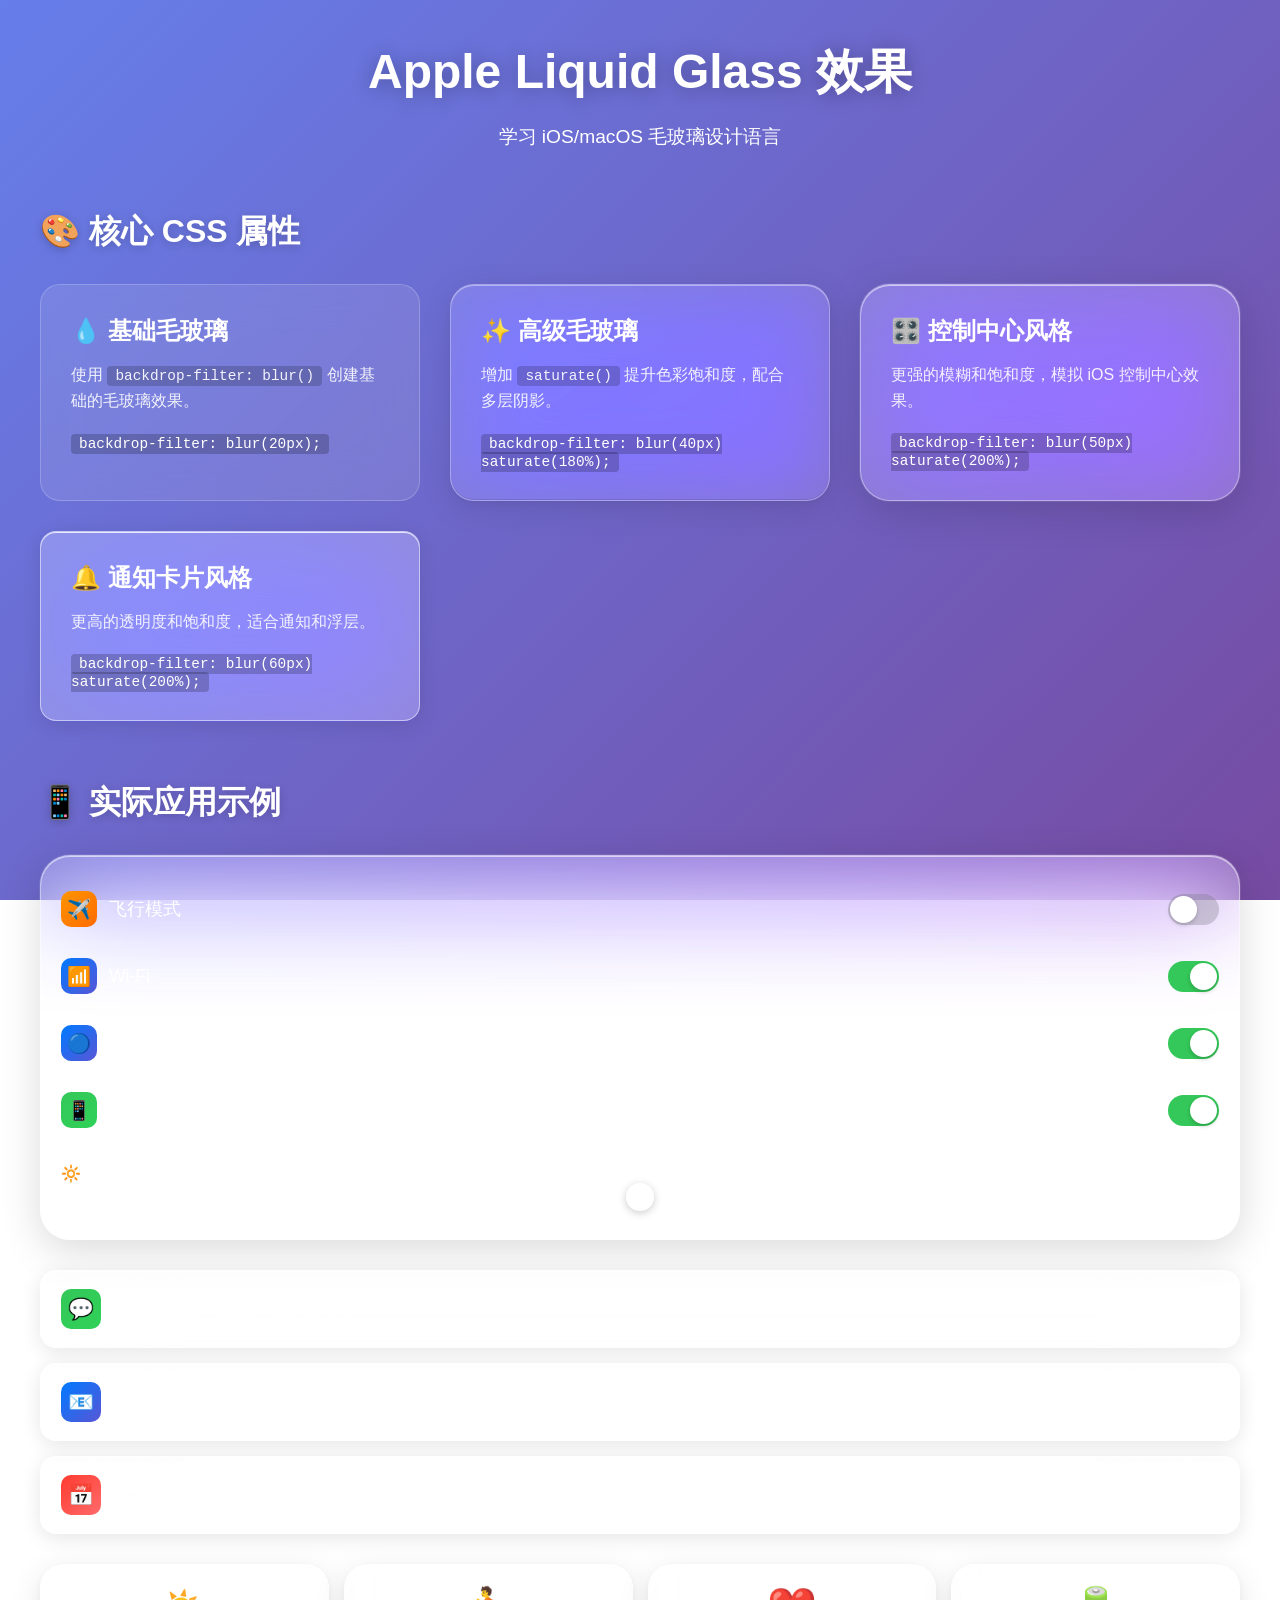
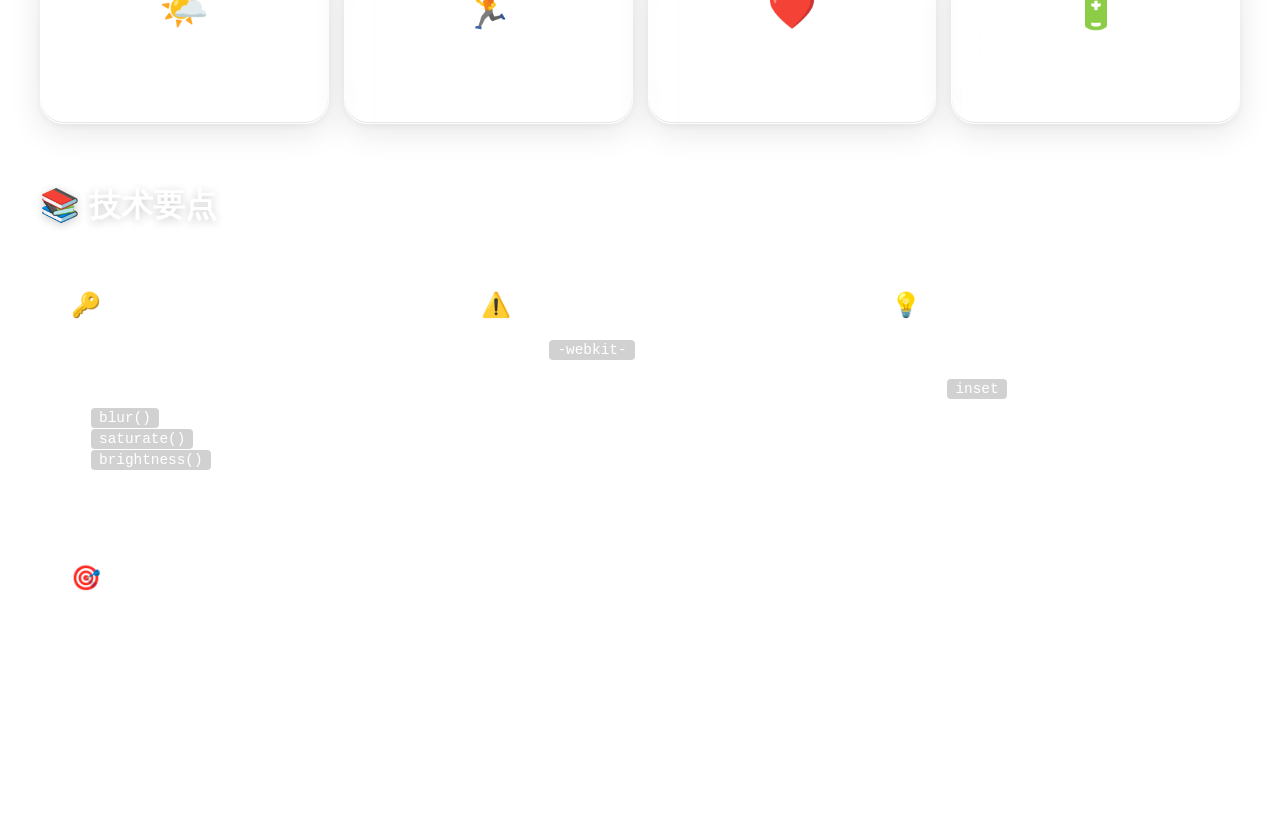
<file: docs/apple-liquid-glass.html>
<!DOCTYPE html>
<html lang="zh-CN">
<head>
    <meta charset="UTF-8">
    <meta name="viewport" content="width=device-width, initial-scale=1.0">
    <title>Apple Liquid Glass 效果学习</title>
    <style>
        * {
            margin: 0;
            padding: 0;
            box-sizing: border-box;
        }

        body {
            font-family: -apple-system, BlinkMacSystemFont, 'SF Pro Display', 'Segoe UI', Roboto, sans-serif;
            min-height: 100vh;
            background: linear-gradient(135deg, #667eea 0%, #764ba2 100%);
            background-attachment: fixed;
            padding: 40px 20px;
            color: #fff;
        }

        .container {
            max-width: 1200px;
            margin: 0 auto;
        }

        h1 {
            text-align: center;
            font-size: 3rem;
            font-weight: 700;
            margin-bottom: 20px;
            text-shadow: 0 2px 20px rgba(0,0,0,0.3);
        }

        .subtitle {
            text-align: center;
            font-size: 1.2rem;
            opacity: 0.9;
            margin-bottom: 50px;
        }

        /* ═══════════════════════════════════════
           Apple Liquid Glass 核心效果
           ═══════════════════════════════════════ */
        
        /* 1. 基础毛玻璃效果 */
        .glass-basic {
            background: rgba(255, 255, 255, 0.1);
            backdrop-filter: blur(20px);
            -webkit-backdrop-filter: blur(20px);
            border: 1px solid rgba(255, 255, 255, 0.2);
            border-radius: 20px;
        }

        /* 2. 高级毛玻璃（带阴影和高光） */
        .glass-premium {
            background: rgba(255, 255, 255, 0.15);
            backdrop-filter: blur(40px) saturate(180%);
            -webkit-backdrop-filter: blur(40px) saturate(180%);
            border: 1px solid rgba(255, 255, 255, 0.3);
            border-radius: 24px;
            box-shadow: 
                0 8px 32px rgba(0, 0, 0, 0.1),
                0 2px 8px rgba(0, 0, 0, 0.05),
                inset 0 1px 0 rgba(255, 255, 255, 0.4),
                inset 0 -1px 0 rgba(0, 0, 0, 0.1);
        }

        /* 3. iOS 控制中心风格 */
        .glass-control-center {
            background: rgba(255, 255, 255, 0.2);
            backdrop-filter: blur(50px) saturate(200%);
            -webkit-backdrop-filter: blur(50px) saturate(200%);
            border: 1px solid rgba(255, 255, 255, 0.4);
            border-radius: 30px;
            box-shadow: 
                0 10px 40px rgba(0, 0, 0, 0.15),
                0 0 0 1px rgba(255, 255, 255, 0.1),
                inset 0 1px 0 rgba(255, 255, 255, 0.6);
        }

        /* 4. 通知卡片风格 */
        .glass-notification {
            background: rgba(255, 255, 255, 0.25);
            backdrop-filter: blur(60px) saturate(200%);
            -webkit-backdrop-filter: blur(60px) saturate(200%);
            border: 1px solid rgba(255, 255, 255, 0.5);
            border-radius: 16px;
            box-shadow: 
                0 4px 20px rgba(0, 0, 0, 0.1),
                inset 0 1px 0 rgba(255, 255, 255, 0.8);
        }

        /* ═══════════════════════════════════════
           示例卡片
           ═══════════════════════════════════════ */
        
        .demo-grid {
            display: grid;
            grid-template-columns: repeat(auto-fit, minmax(300px, 1fr));
            gap: 30px;
            margin-bottom: 50px;
        }

        .demo-card {
            padding: 30px;
            transition: all 0.3s ease;
        }

        .demo-card:hover {
            transform: translateY(-5px);
            box-shadow: 
                0 20px 60px rgba(0, 0, 0, 0.2),
                inset 0 1px 0 rgba(255, 255, 255, 0.5);
        }

        .demo-card h3 {
            font-size: 1.5rem;
            margin-bottom: 15px;
            display: flex;
            align-items: center;
            gap: 10px;
        }

        .demo-card p {
            opacity: 0.9;
            line-height: 1.6;
            margin-bottom: 20px;
        }

        .demo-card code {
            background: rgba(0, 0, 0, 0.2);
            padding: 2px 8px;
            border-radius: 4px;
            font-size: 0.9rem;
        }

        /* ═══════════════════════════════════════
           实际应用示例
           ═══════════════════════════════════════ */
        
        .section-title {
            font-size: 2rem;
            font-weight: 600;
            margin: 60px 0 30px;
            text-shadow: 0 2px 10px rgba(0,0,0,0.2);
        }

        /* iOS 风格控制面板 */
        .control-panel {
            padding: 20px;
            margin-bottom: 30px;
        }

        .control-row {
            display: flex;
            justify-content: space-between;
            align-items: center;
            padding: 15px 0;
            border-bottom: 1px solid rgba(255, 255, 255, 0.1);
        }

        .control-row:last-child {
            border-bottom: none;
        }

        .control-label {
            display: flex;
            align-items: center;
            gap: 12px;
            font-size: 1.1rem;
        }

        .control-icon {
            width: 36px;
            height: 36px;
            border-radius: 10px;
            display: flex;
            align-items: center;
            justify-content: center;
            font-size: 1.2rem;
        }

        .icon-wifi { background: linear-gradient(135deg, #007AFF, #5856D6); }
        .icon-bluetooth { background: linear-gradient(135deg, #007AFF, #5856D6); }
        .icon-airplane { background: linear-gradient(135deg, #FF9500, #FF6B00); }
        .icon-cellular { background: linear-gradient(135deg, #34C759, #30D158); }

        /* iOS 风格开关 */
        .toggle {
            width: 51px;
            height: 31px;
            background: rgba(120, 120, 128, 0.32);
            border-radius: 15.5px;
            position: relative;
            cursor: pointer;
            transition: background 0.3s;
        }

        .toggle.active {
            background: #34C759;
        }

        .toggle::after {
            content: '';
            position: absolute;
            width: 27px;
            height: 27px;
            background: white;
            border-radius: 50%;
            top: 2px;
            left: 2px;
            transition: transform 0.3s;
            box-shadow: 0 2px 4px rgba(0,0,0,0.2);
        }

        .toggle.active::after {
            transform: translateX(20px);
        }

        /* iOS 风格滑块 */
        .slider-container {
            margin: 20px 0;
        }

        .slider {
            width: 100%;
            height: 4px;
            background: rgba(255, 255, 255, 0.3);
            border-radius: 2px;
            position: relative;
            cursor: pointer;
        }

        .slider-fill {
            height: 100%;
            background: white;
            border-radius: 2px;
            width: 50%;
            position: relative;
        }

        .slider-thumb {
            width: 28px;
            height: 28px;
            background: white;
            border-radius: 50%;
            position: absolute;
            right: -14px;
            top: -12px;
            box-shadow: 0 2px 8px rgba(0,0,0,0.2);
            cursor: grab;
        }

        /* 通知卡片 */
        .notifications {
            display: flex;
            flex-direction: column;
            gap: 15px;
            margin-bottom: 30px;
        }

        .notification {
            padding: 16px 20px;
            display: flex;
            align-items: center;
            gap: 15px;
        }

        .notification-icon {
            width: 40px;
            height: 40px;
            border-radius: 10px;
            display: flex;
            align-items: center;
            justify-content: center;
            font-size: 1.3rem;
        }

        .icon-messages { background: linear-gradient(135deg, #34C759, #30D158); }
        .icon-mail { background: linear-gradient(135deg, #007AFF, #5856D6); }
        .icon-calendar { background: linear-gradient(135deg, #FF3B30, #FF6B6B); }

        .notification-content {
            flex: 1;
        }

        .notification-title {
            font-weight: 600;
            margin-bottom: 4px;
        }

        .notification-text {
            opacity: 0.8;
            font-size: 0.9rem;
        }

        .notification-time {
            opacity: 0.6;
            font-size: 0.8rem;
        }

        /* 小组件卡片 */
        .widgets {
            display: grid;
            grid-template-columns: repeat(auto-fit, minmax(150px, 1fr));
            gap: 15px;
            margin-bottom: 30px;
        }

        .widget {
            padding: 20px;
            text-align: center;
        }

        .widget-icon {
            font-size: 2.5rem;
            margin-bottom: 10px;
        }

        .widget-value {
            font-size: 2rem;
            font-weight: 700;
            margin-bottom: 5px;
        }

        .widget-label {
            opacity: 0.8;
            font-size: 0.9rem;
        }

        /* ═══════════════════════════════════════
           响应式设计
           ═══════════════════════════════════════ */
        
        @media (max-width: 768px) {
            h1 {
                font-size: 2rem;
            }

            .demo-grid {
                grid-template-columns: 1fr;
            }

            .section-title {
                font-size: 1.5rem;
            }
        }

        /* ═══════════════════════════════════════
           动画效果
           ═══════════════════════════════════════ */
        
        @keyframes fadeInUp {
            from {
                opacity: 0;
                transform: translateY(20px);
            }
            to {
                opacity: 1;
                transform: translateY(0);
            }
        }

        .animate-in {
            animation: fadeInUp 0.6s ease forwards;
        }

        .animate-delay-1 { animation-delay: 0.1s; }
        .animate-delay-2 { animation-delay: 0.2s; }
        .animate-delay-3 { animation-delay: 0.3s; }
        .animate-delay-4 { animation-delay: 0.4s; }
    </style>
</head>
<body>
    <div class="container">
        <h1 class="animate-in">Apple Liquid Glass 效果</h1>
        <p class="subtitle animate-in animate-delay-1">学习 iOS/macOS 毛玻璃设计语言</p>

        <!-- 核心效果展示 -->
        <h2 class="section-title animate-in animate-delay-2">🎨 核心 CSS 属性</h2>
        
        <div class="demo-grid">
            <div class="demo-card glass-basic animate-in animate-delay-1">
                <h3>💧 基础毛玻璃</h3>
                <p>使用 <code>backdrop-filter: blur()</code> 创建基础的毛玻璃效果。</p>
                <code>backdrop-filter: blur(20px);</code>
            </div>

            <div class="demo-card glass-premium animate-in animate-delay-2">
                <h3>✨ 高级毛玻璃</h3>
                <p>增加 <code>saturate()</code> 提升色彩饱和度，配合多层阴影。</p>
                <code>backdrop-filter: blur(40px) saturate(180%);</code>
            </div>

            <div class="demo-card glass-control-center animate-in animate-delay-3">
                <h3>🎛️ 控制中心风格</h3>
                <p>更强的模糊和饱和度，模拟 iOS 控制中心效果。</p>
                <code>backdrop-filter: blur(50px) saturate(200%);</code>
            </div>

            <div class="demo-card glass-notification animate-in animate-delay-4">
                <h3>🔔 通知卡片风格</h3>
                <p>更高的透明度和饱和度，适合通知和浮层。</p>
                <code>backdrop-filter: blur(60px) saturate(200%);</code>
            </div>
        </div>

        <!-- 实际应用示例 -->
        <h2 class="section-title animate-in">📱 实际应用示例</h2>

        <!-- iOS 控制面板 -->
        <div class="control-panel glass-control-center animate-in animate-delay-1">
            <div class="control-row">
                <div class="control-label">
                    <div class="control-icon icon-airplane">✈️</div>
                    <span>飞行模式</span>
                </div>
                <div class="toggle" onclick="this.classList.toggle('active')"></div>
            </div>

            <div class="control-row">
                <div class="control-label">
                    <div class="control-icon icon-wifi">📶</div>
                    <span>Wi-Fi</span>
                </div>
                <div class="toggle active" onclick="this.classList.toggle('active')"></div>
            </div>

            <div class="control-row">
                <div class="control-label">
                    <div class="control-icon icon-bluetooth">🔵</div>
                    <span>蓝牙</span>
                </div>
                <div class="toggle active" onclick="this.classList.toggle('active')"></div>
            </div>

            <div class="control-row">
                <div class="control-label">
                    <div class="control-icon icon-cellular">📱</div>
                    <span>蜂窝网络</span>
                </div>
                <div class="toggle active" onclick="this.classList.toggle('active')"></div>
            </div>

            <div class="slider-container">
                <div style="display: flex; justify-content: space-between; margin-bottom: 10px;">
                    <span>🔆 亮度</span>
                    <span>75%</span>
                </div>
                <div class="slider">
                    <div class="slider-fill">
                        <div class="slider-thumb"></div>
                    </div>
                </div>
            </div>
        </div>

        <!-- 通知卡片 -->
        <div class="notifications">
            <div class="notification glass-notification animate-in animate-delay-1">
                <div class="notification-icon icon-messages">💬</div>
                <div class="notification-content">
                    <div class="notification-title">小雪</div>
                    <div class="notification-text">今天天气真好，要不要一起出去走走？</div>
                </div>
                <div class="notification-time">刚刚</div>
            </div>

            <div class="notification glass-notification animate-in animate-delay-2">
                <div class="notification-icon icon-mail">📧</div>
                <div class="notification-content">
                    <div class="notification-title">系统通知</div>
                    <div class="notification-text">您的订阅已成功续费</div>
                </div>
                <div class="notification-time">5分钟前</div>
            </div>

            <div class="notification glass-notification animate-in animate-delay-3">
                <div class="notification-icon icon-calendar">📅</div>
                <div class="notification-content">
                    <div class="notification-title">日历提醒</div>
                    <div class="notification-text">下午3点有视频会议</div>
                </div>
                <div class="notification-time">1小时前</div>
            </div>
        </div>

        <!-- 小组件 -->
        <div class="widgets">
            <div class="widget glass-premium animate-in animate-delay-1">
                <div class="widget-icon">🌤️</div>
                <div class="widget-value">26°</div>
                <div class="widget-label">北京 · 晴</div>
            </div>

            <div class="widget glass-premium animate-in animate-delay-2">
                <div class="widget-icon">🏃</div>
                <div class="widget-value">8,542</div>
                <div class="widget-label">今日步数</div>
            </div>

            <div class="widget glass-premium animate-in animate-delay-3">
                <div class="widget-icon">❤️</div>
                <div class="widget-value">72</div>
                <div class="widget-label">心率 BPM</div>
            </div>

            <div class="widget glass-premium animate-in animate-delay-4">
                <div class="widget-icon">🔋</div>
                <div class="widget-value">85%</div>
                <div class="widget-label">电池电量</div>
            </div>
        </div>

        <!-- 技术说明 -->
        <h2 class="section-title animate-in">📚 技术要点</h2>
        
        <div class="demo-grid">
            <div class="demo-card glass-basic animate-in animate-delay-1">
                <h3>🔑 核心属性</h3>
                <p><strong>backdrop-filter</strong> 是实现毛玻璃效果的核心 CSS 属性。</p>
                <ul style="margin-left: 20px; margin-top: 10px; opacity: 0.9;">
                    <li><code>blur()</code> - 模糊程度</li>
                    <li><code>saturate()</code> - 饱和度</li>
                    <li><code>brightness()</code> - 亮度</li>
                </ul>
            </div>

            <div class="demo-card glass-basic animate-in animate-delay-2">
                <h3>⚠️ 浏览器兼容性</h3>
                <p>需要添加 <code>-webkit-</code> 前缀以支持 Safari。</p>
                <ul style="margin-left: 20px; margin-top: 10px; opacity: 0.9;">
                    <li>Chrome 76+</li>
                    <li>Safari 9+ (需前缀)</li>
                    <li>Firefox 103+</li>
                    <li>Edge 79+</li>
                </ul>
            </div>

            <div class="demo-card glass-basic animate-in animate-delay-3">
                <h3>💡 最佳实践</h3>
                <ul style="margin-left: 20px; opacity: 0.9;">
                    <li>使用半透明背景色</li>
                    <li>配合多层阴影增加深度</li>
                    <li>使用 <code>inset</code> 阴影模拟高光</li>
                    <li>添加边框增加层次感</li>
                </ul>
            </div>

            <div class="demo-card glass-basic animate-in animate-delay-4">
                <h3>🎯 应用场景</h3>
                <ul style="margin-left: 20px; opacity: 0.9;">
                    <li>导航栏和工具栏</li>
                    <li>卡片和弹窗</li>
                    <li>通知和提示</li>
                    <li>控制面板和设置</li>
                </ul>
            </div>
        </div>
    </div>

    <script>
        // 简单的交互效果
        document.querySelectorAll('.toggle').forEach(toggle => {
            toggle.addEventListener('click', function() {
                this.classList.toggle('active');
            });
        });
    </script>
</body>
</html>
</file>
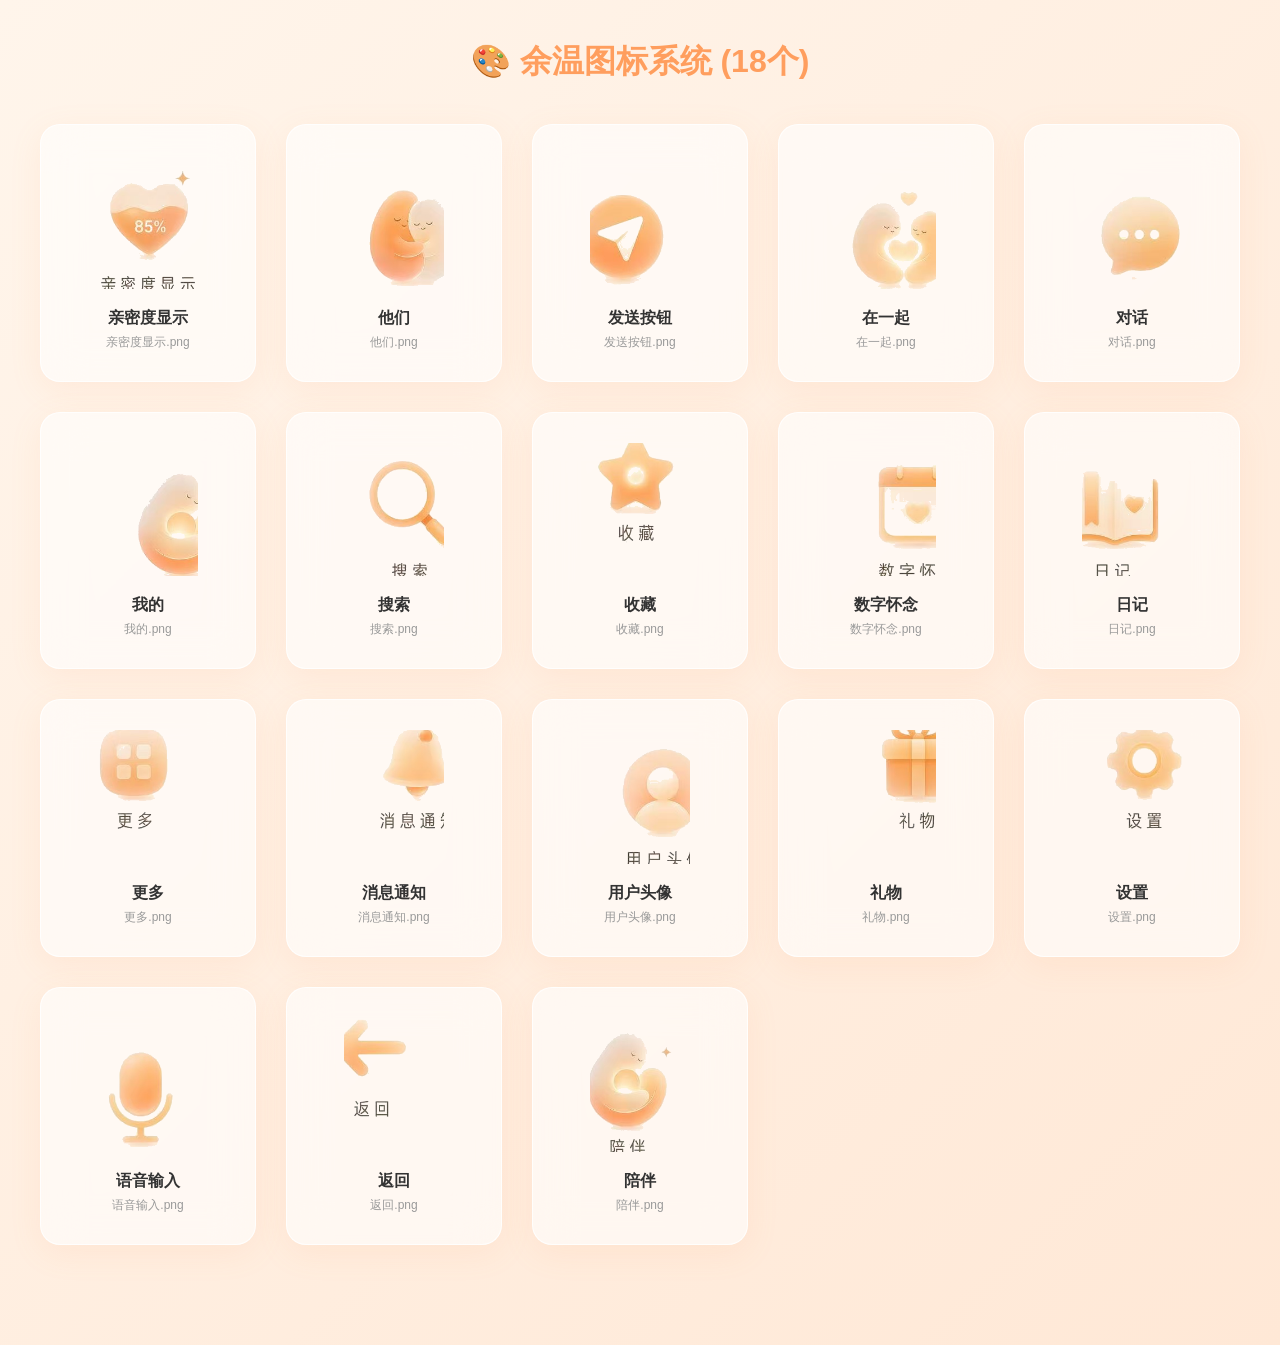
<file: frontend/icons-preview.html>
<!DOCTYPE html>
<html lang="zh-CN">
<head>
  <meta charset="UTF-8">
  <meta name="viewport" content="width=device-width, initial-scale=1.0">
  <title>余温 - 图标预览</title>
  <style>
    * { margin: 0; padding: 0; box-sizing: border-box; }
    body {
      font-family: -apple-system, BlinkMacSystemFont, 'Segoe UI', sans-serif;
      background: linear-gradient(135deg, #FFF5EB 0%, #FFE8D6 100%);
      min-height: 100vh;
      padding: 40px 20px;
    }
    .container {
      max-width: 1200px;
      margin: 0 auto;
    }
    h1 {
      text-align: center;
      color: #FF9E5E;
      margin-bottom: 40px;
      font-size: 2rem;
    }
    .grid {
      display: grid;
      grid-template-columns: repeat(auto-fill, minmax(180px, 1fr));
      gap: 30px;
      margin-bottom: 60px;
    }
    .icon-card {
      background: rgba(255, 255, 255, 0.6);
      backdrop-filter: blur(20px);
      -webkit-backdrop-filter: blur(20px);
      border-radius: 20px;
      padding: 30px 20px;
      text-align: center;
      box-shadow: 0 8px 32px rgba(255, 158, 94, 0.1);
      border: 1px solid rgba(255, 255, 255, 0.8);
      transition: transform 0.2s, box-shadow 0.2s;
    }
    .icon-card:hover {
      transform: translateY(-5px);
      box-shadow: 0 12px 40px rgba(255, 158, 94, 0.2);
    }
    .icon-img {
      width: 100px;
      height: 100px;
      object-fit: contain;
      margin-bottom: 15px;
      /* 保持图标原始比例，但限制尺寸 */
      max-width: 100%;
      height: auto;
    }
    .icon-name {
      color: #333;
      font-size: 1rem;
      font-weight: 600;
    }
    .icon-filename {
      color: #999;
      font-size: 0.75rem;
      margin-top: 5px;
      word-break: break-all;
    }
    .section-title {
      color: #FF5E78;
      font-size: 1.5rem;
      margin: 40px 0 20px;
      padding-left: 15px;
      border-left: 4px solid #FF9E5E;
    }
  </style>
</head>
<body>
  <div class="container">
    <h1>🎨 余温图标系统 (18个)</h1>
    
    <div class="grid">
      <div class="icon-card">
        <img src="src/assets/icons/亲密度显示.png" alt="亲密度显示" class="icon-img">
        <div class="icon-name">亲密度显示</div>
        <div class="icon-filename">亲密度显示.png</div>
      </div>
      <div class="icon-card">
        <img src="src/assets/icons/他们.png" alt="他们" class="icon-img">
        <div class="icon-name">他们</div>
        <div class="icon-filename">他们.png</div>
      </div>
      <div class="icon-card">
        <img src="src/assets/icons/发送按钮.png" alt="发送按钮" class="icon-img">
        <div class="icon-name">发送按钮</div>
        <div class="icon-filename">发送按钮.png</div>
      </div>
      <div class="icon-card">
        <img src="src/assets/icons/在一起.png" alt="在一起" class="icon-img">
        <div class="icon-name">在一起</div>
        <div class="icon-filename">在一起.png</div>
      </div>
      <div class="icon-card">
        <img src="src/assets/icons/对话.png" alt="对话" class="icon-img">
        <div class="icon-name">对话</div>
        <div class="icon-filename">对话.png</div>
      </div>
      <div class="icon-card">
        <img src="src/assets/icons/我的.png" alt="我的" class="icon-img">
        <div class="icon-name">我的</div>
        <div class="icon-filename">我的.png</div>
      </div>
      <div class="icon-card">
        <img src="src/assets/icons/搜索.png" alt="搜索" class="icon-img">
        <div class="icon-name">搜索</div>
        <div class="icon-filename">搜索.png</div>
      </div>
      <div class="icon-card">
        <img src="src/assets/icons/收藏.png" alt="收藏" class="icon-img">
        <div class="icon-name">收藏</div>
        <div class="icon-filename">收藏.png</div>
      </div>
      <div class="icon-card">
        <img src="src/assets/icons/数字怀念.png" alt="数字怀念" class="icon-img">
        <div class="icon-name">数字怀念</div>
        <div class="icon-filename">数字怀念.png</div>
      </div>
      <div class="icon-card">
        <img src="src/assets/icons/日记.png" alt="日记" class="icon-img">
        <div class="icon-name">日记</div>
        <div class="icon-filename">日记.png</div>
      </div>
      <div class="icon-card">
        <img src="src/assets/icons/更多.png" alt="更多" class="icon-img">
        <div class="icon-name">更多</div>
        <div class="icon-filename">更多.png</div>
      </div>
      <div class="icon-card">
        <img src="src/assets/icons/消息通知.png" alt="消息通知" class="icon-img">
        <div class="icon-name">消息通知</div>
        <div class="icon-filename">消息通知.png</div>
      </div>
      <div class="icon-card">
        <img src="src/assets/icons/用户头像.png" alt="用户头像" class="icon-img">
        <div class="icon-name">用户头像</div>
        <div class="icon-filename">用户头像.png</div>
      </div>
      <div class="icon-card">
        <img src="src/assets/icons/礼物.png" alt="礼物" class="icon-img">
        <div class="icon-name">礼物</div>
        <div class="icon-filename">礼物.png</div>
      </div>
      <div class="icon-card">
        <img src="src/assets/icons/设置.png" alt="设置" class="icon-img">
        <div class="icon-name">设置</div>
        <div class="icon-filename">设置.png</div>
      </div>
      <div class="icon-card">
        <img src="src/assets/icons/语音输入.png" alt="语音输入" class="icon-img">
        <div class="icon-name">语音输入</div>
        <div class="icon-filename">语音输入.png</div>
      </div>
      <div class="icon-card">
        <img src="src/assets/icons/返回.png" alt="返回" class="icon-img">
        <div class="icon-name">返回</div>
        <div class="icon-filename">返回.png</div>
      </div>
      <div class="icon-card">
        <img src="src/assets/icons/陪伴.png" alt="陪伴" class="icon-img">
        <div class="icon-name">陪伴</div>
        <div class="icon-filename">陪伴.png</div>
      </div>
    </div>
  </div>
  
  <script>
    // 点击图标卡片可查看原图
    document.querySelectorAll('.icon-card').forEach(card => {
      card.addEventListener('click', () => {
        const img = card.querySelector('img');
        const newWin = window.open(img.src, '_blank');
      });
    });
  </script>
</body>
</html>
</file>
